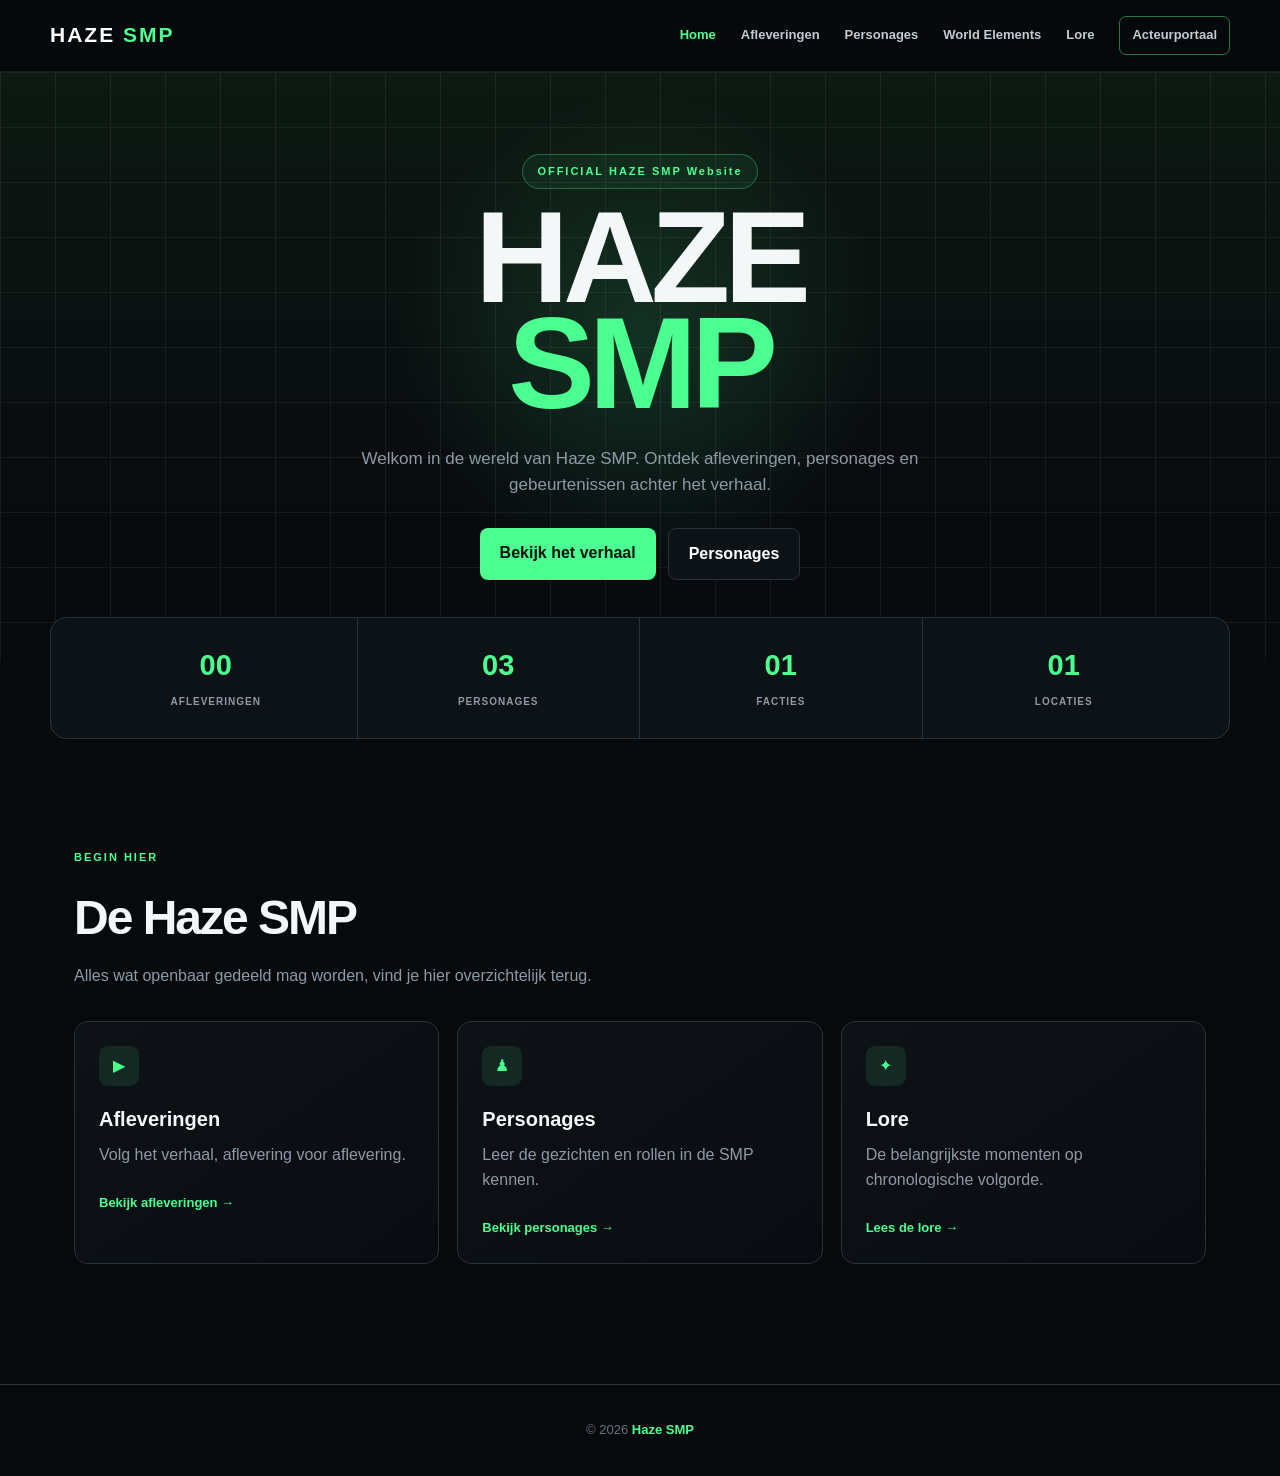
<file: index.html>
<!doctype html>
<html lang="nl">
  <head>
    <meta charset="utf-8">
    <meta name="viewport" content="width=device-width, initial-scale=1">
    <title>Haze SMP — Home</title>
    <link rel="icon" type="image/png" href="favicon.png">
    <link rel="stylesheet" href="styles.css">
  </head>
  <body>
    <header class="site-header">
      <a class="logo" href="https://woutloper.github.io/Hazesmp/">HAZE <span>SMP</span>
      </a>
      <button class="menu-button" aria-label="Menu openen">☰</button>
      <nav class="nav">
        <a class="active" href="https://woutloper.github.io/Hazesmp/">Home</a>
        <a href="afleveringen">Afleveringen</a>
        <a href="personages">Personages</a>
        <a href="elements">World Elements</a>
        <a href="lore">Lore</a>
        <a class="portal-link" href="acteurs">Acteurportaal</a>
      </nav>
    </header>
    <main>
      <section class="hero">
        <div class="grid">
        </div>
        <div class="hero-content">
          <p class="eyebrow">OFFICIAL HAZE SMP Website</p>
          <h1>HAZE<br>
            <span>SMP</span>
          </h1>
          <p class="lead">Welkom in de wereld van Haze SMP. Ontdek afleveringen, personages en gebeurtenissen achter het verhaal.</p>
          <div class="actions">
            <a class="button primary" href="afleveringen">Bekijk het verhaal</a>
            <a class="button secondary" href="personages">Personages</a>
          </div>
        </div>
      </section>
      <section class="stats wrap">
        <div>
          <strong>00</strong>
          <span>Afleveringen</span>
        </div>
        <div>
          <strong>03</strong>
          <span>Personages</span>
        </div>
        <div>
          <strong>01</strong>
          <span>Facties</span>
        </div>
        <div>
          <strong>01</strong>
          <span>Locaties</span>
        </div>
      </section>
      <section class="wrap section">
        <p class="eyebrow">BEGIN HIER</p>
        <h2>De Haze SMP</h2>
        <p class="muted intro">Alles wat openbaar gedeeld mag worden, vind je hier overzichtelijk terug.</p>
        <div class="card-grid">
          <a class="card" href="afleveringen.html">
            <span class="card-icon">▶</span>
            <h3>Afleveringen</h3>
            <p>Volg het verhaal, aflevering voor aflevering.</p>
            <span class="text-link">Bekijk afleveringen →</span>
          </a>
          <a class="card" href="personages.html">
            <span class="card-icon">♟</span>
            <h3>Personages</h3>
            <p>Leer de gezichten en rollen in de SMP kennen.</p>
            <span class="text-link">Bekijk personages →</span>
          </a>
          <a class="card" href="lore.html">
            <span class="card-icon">✦</span>
            <h3>Lore</h3>
            <p>De belangrijkste momenten op chronologische volgorde.</p>
            <span class="text-link">Lees de lore →</span>
          </a>
        </div>
      </section>
    </main>
    <footer>© 2026 <strong>Haze SMP</strong></footer>
    <script src="site.js">
    </script>
  </body>
</html>
</file>
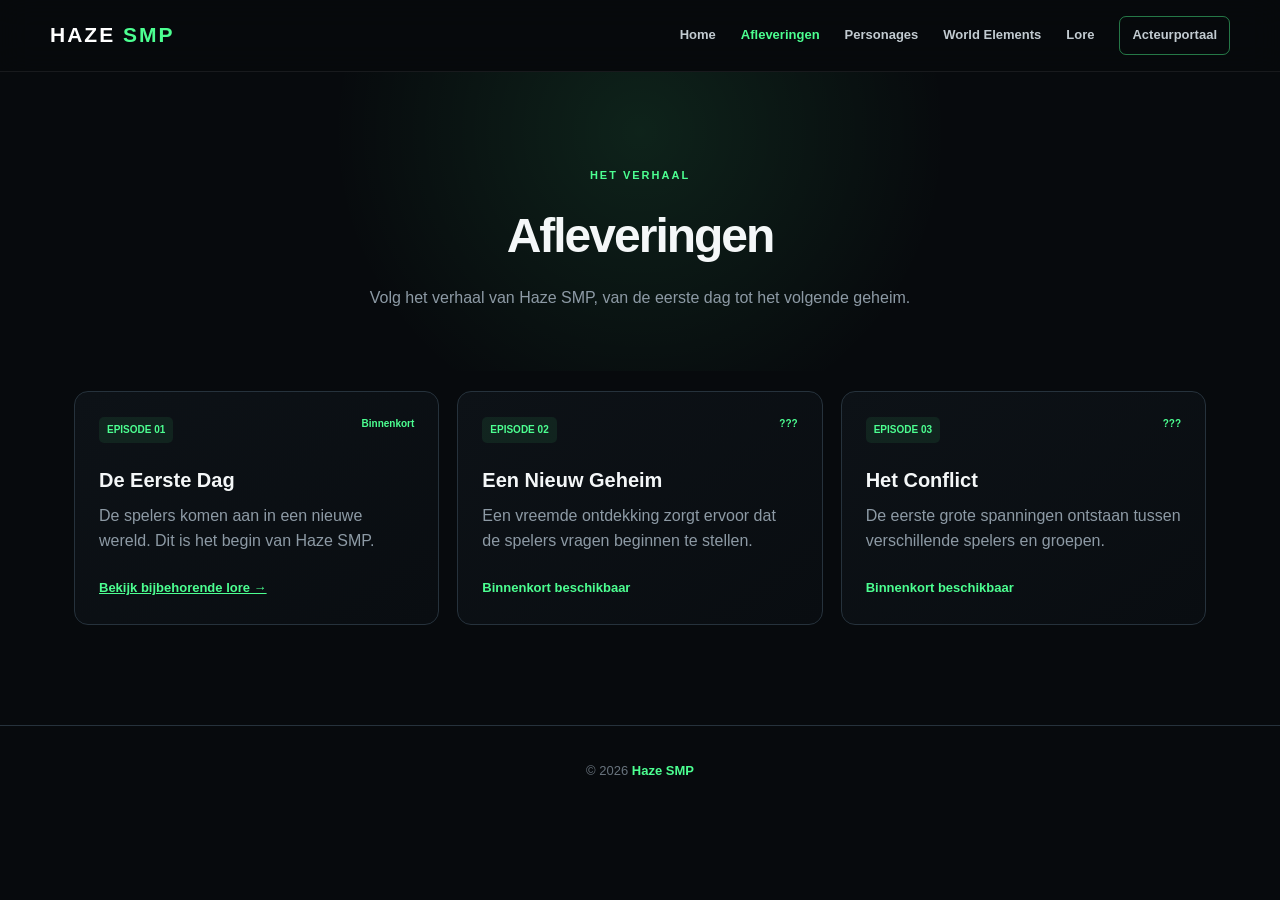
<file: afleveringen.html>
<!doctype html>
<html lang="nl">
  <head>
    <meta charset="utf-8">
    <meta name="viewport" content="width=device-width, initial-scale=1">
    <title>Haze SMP — Afleveringen</title>
    <link rel="icon" type="image/png" href="favicon.png">
    <link rel="stylesheet" href="styles.css">
  </head>
  <body>
    <header class="site-header">
      <a class="logo" href="https://woutloper.github.io/Hazesmp/">HAZE <span>SMP</span>
      </a>
      <button class="menu-button">☰</button>
      <nav class="nav">
        <a href="https://woutloper.github.io/Hazesmp/">Home</a>
        <a class="active" href="afleveringen">Afleveringen</a>
        <a href="personages">Personages</a>
        <a href="elements">World Elements</a>
        <a href="lore">Lore</a>
        <a class="portal-link" href="acteurs">Acteurportaal</a>
      </nav>
    </header>
    <main>
      <section class="page-hero">
        <p class="eyebrow">HET VERHAAL</p>
        <h2>Afleveringen</h2>
        <p class="page-lead">Volg het verhaal van Haze SMP, van de eerste dag tot het volgende geheim.</p>
      </section>
      <section class="content">
        <div class="listing">
          <article class="card">
            <span class="label">EPISODE 01</span>
            <span class="status">Binnenkort</span>
            <h3 style="margin-top:22px">De Eerste Dag</h3>
            <p>De spelers komen aan in een nieuwe wereld. Dit is het begin van Haze SMP.</p>
            <a class="text-link" href="lore.html">Bekijk bijbehorende lore →</a>
          </article>
          <article class="card">
            <span class="label">EPISODE 02</span>
            <span class="status">???</span>
            <h3 style="margin-top:22px">Een Nieuw Geheim</h3>
            <p>Een vreemde ontdekking zorgt ervoor dat de spelers vragen beginnen te stellen.</p>
            <span class="text-link">Binnenkort beschikbaar</span>
          </article>
          <article class="card">
            <span class="label">EPISODE 03</span>
            <span class="status">???</span>
            <h3 style="margin-top:22px">Het Conflict</h3>
            <p>De eerste grote spanningen ontstaan tussen verschillende spelers en groepen.</p>
            <span class="text-link">Binnenkort beschikbaar</span>
          </article>
        </div>
      </section>
    </main>
    <footer>© 2026 <strong>Haze SMP</strong></footer>
    <script src="site.js">
    </script>
  </body>
</html>
</file>
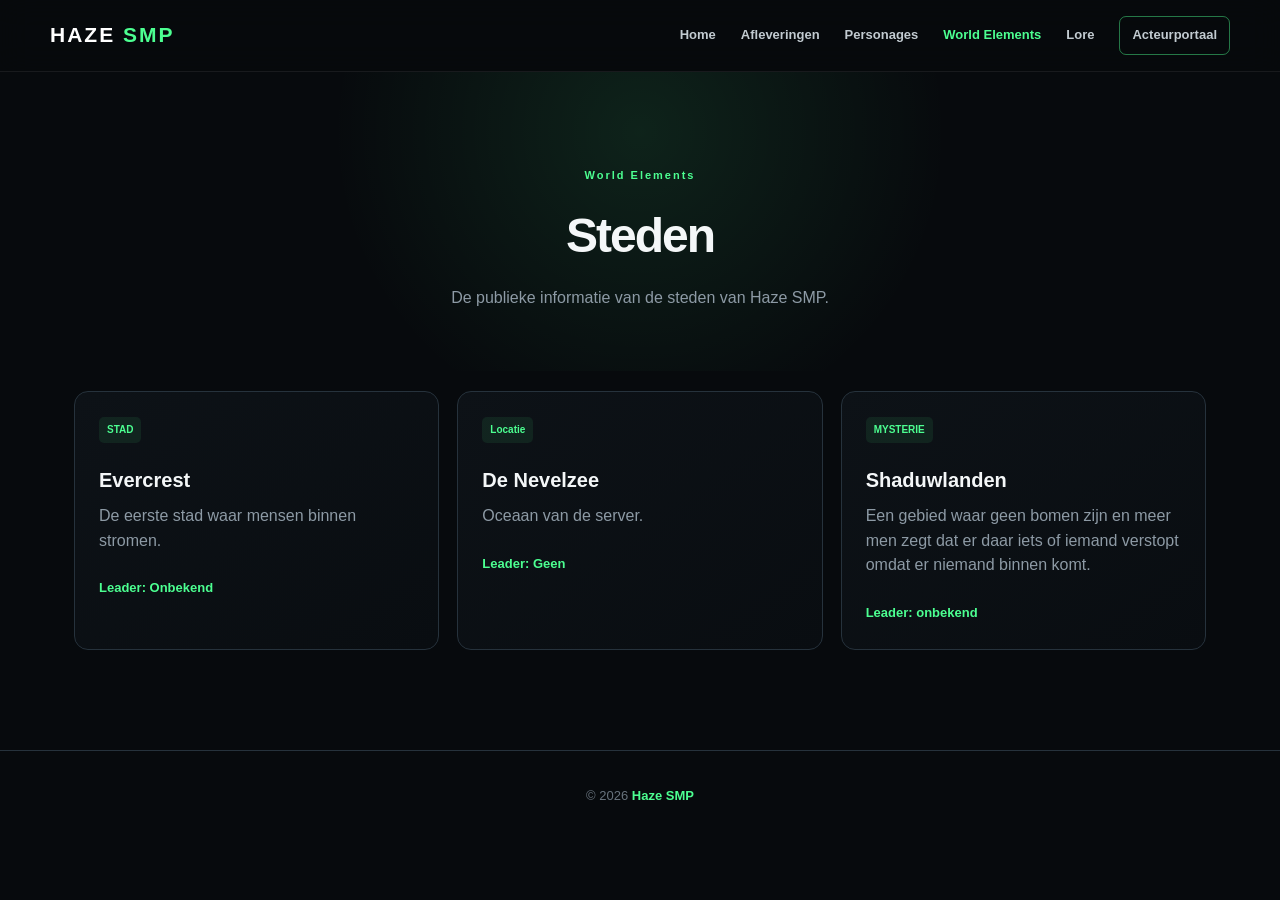
<file: elements.html>
<!doctype html>
<html lang="nl">
  <head>
    <meta charset="utf-8">
    <meta name="viewport" content="width=device-width, initial-scale=1">
    <title>Haze SMP — Personages</title>
    <link rel="stylesheet" href="styles.css">
  </head>
  <body>
    <header class="site-header">
      <a class="logo" href="https://woutloper.github.io/Hazesmp/">HAZE <span>SMP</span>
      </a>
      <button class="menu-button">☰</button>
      <nav class="nav">
        <a href="https://woutloper.github.io/Hazesmp/">Home</a>
        <a href="afleveringen">Afleveringen</a>
        <a href="personages">Personages</a>
        <a class="active" href="elements">World Elements</a>
        <a href="lore">Lore</a>
        <a class="portal-link" href="acteurs">Acteurportaal</a>
      </nav>
    </header>
    <main>
      <section class="page-hero">
        <p class="eyebrow">World Elements</p>
        <h2>Steden</h2>
        <p class="page-lead">De publieke informatie van de steden van Haze SMP.</p>
      </section>
      <section class="content">
        <div class="listing">
          <article class="card">
            <span class="label">STAD</span>
            <h3 style="margin-top:22px">Evercrest</h3>
            <p>De eerste stad waar mensen binnen stromen.</p>
            <span class="text-link">Leader: Onbekend</span>
          </article>
          <article class="card">
            <span class="label">Locatie</span>
            <h3 style="margin-top:22px">De Nevelzee</h3>
            <p>Oceaan van de server.</p>
            <span class="text-link">Leader: Geen</span>
          </article>
          <article class="card">
            <span class="label">MYSTERIE</span>
            <h3 style="margin-top:22px">Shaduwlanden</h3>
            <p>Een gebied waar geen bomen zijn en meer men zegt dat er daar iets of iemand verstopt omdat er niemand binnen komt.</p>
            <span class="text-link">Leader: onbekend</span>
          </article>
        </div>
      </section>
    </main>
    <footer>© 2026 <strong>Haze SMP</strong></footer>
    <script src="site.js">
    </script>
  </body>
</html>
</file>
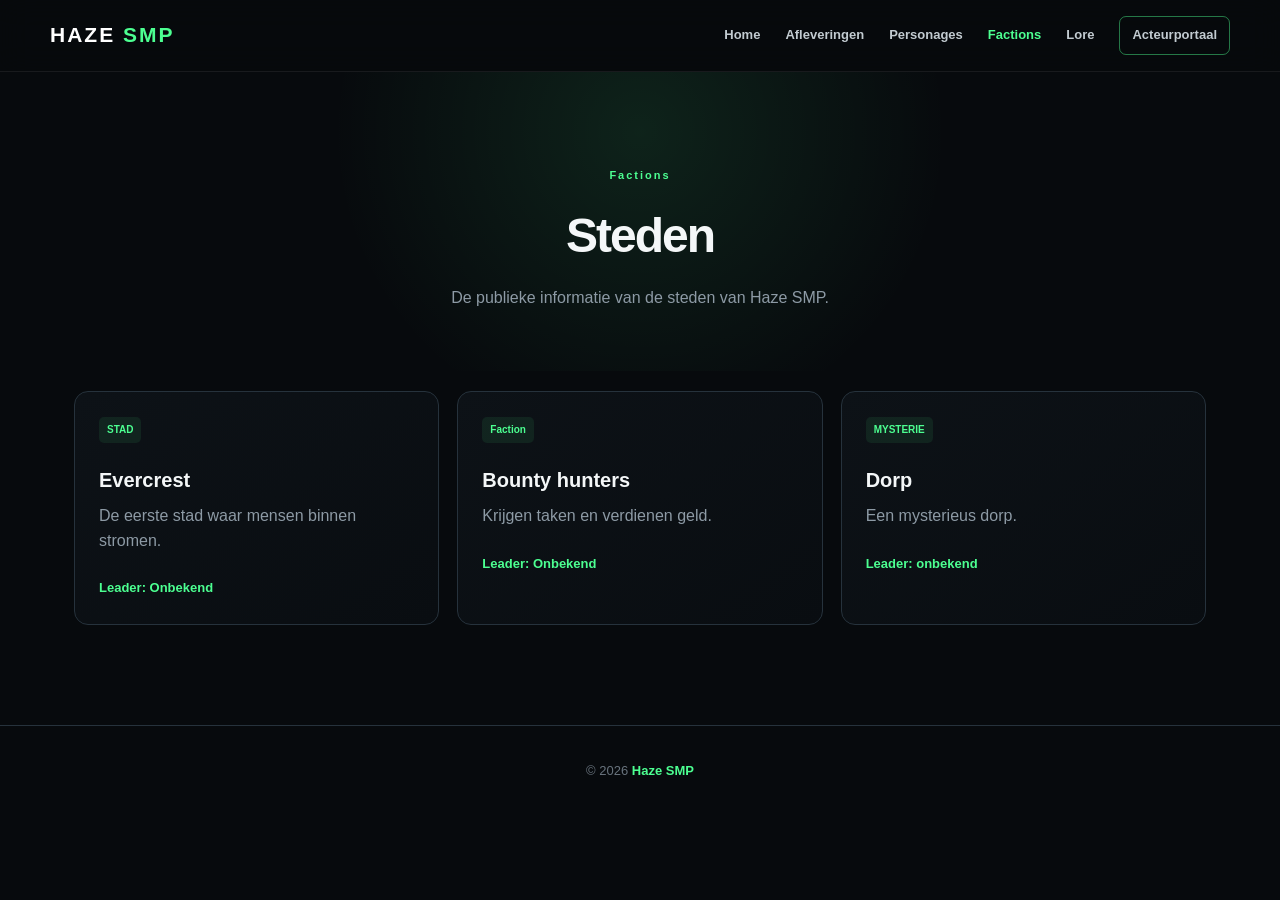
<file: factions.html>
<!doctype html>
<html lang="nl">
  <head>
    <meta charset="utf-8">
    <meta name="viewport" content="width=device-width, initial-scale=1">
    <title>Haze SMP — Personages</title>
    <link rel="stylesheet" href="styles.css">
  </head>
  <body>
    <header class="site-header">
      <a class="logo" href="https://woutloper.github.io/Hazesmp/">HAZE <span>SMP</span>
      </a>
      <button class="menu-button">☰</button>
      <nav class="nav">
        <a href="https://woutloper.github.io/Hazesmp/">Home</a>
        <a href="afleveringen">Afleveringen</a>
        <a href="personages">Personages</a>
        <a class="active" href="factions">Factions</a>
        <a href="lore">Lore</a>
        <a class="portal-link" href="acteurs">Acteurportaal</a>
      </nav>
    </header>
    <main>
      <section class="page-hero">
        <p class="eyebrow">Factions</p>
        <h2>Steden</h2>
        <p class="page-lead">De publieke informatie van de steden van Haze SMP.</p>
      </section>
      <section class="content">
        <div class="listing">
          <article class="card">
            <span class="label">STAD</span>
            <h3 style="margin-top:22px">Evercrest</h3>
            <p>De eerste stad waar mensen binnen stromen.</p>
            <span class="text-link">Leader: Onbekend</span>
          </article>
          <article class="card">
            <span class="label">Faction</span>
            <h3 style="margin-top:22px">Bounty hunters</h3>
            <p>Krijgen taken en verdienen geld.</p>
            <span class="text-link">Leader: Onbekend</span>
          </article>
          <article class="card">
            <span class="label">MYSTERIE</span>
            <h3 style="margin-top:22px">Dorp</h3>
            <p>Een mysterieus dorp.</p>
            <span class="text-link">Leader: onbekend</span>
          </article>
        </div>
      </section>
    </main>
    <footer>© 2026 <strong>Haze SMP</strong></footer>
    <script src="site.js">
    </script>
  </body>
</html>
</file>
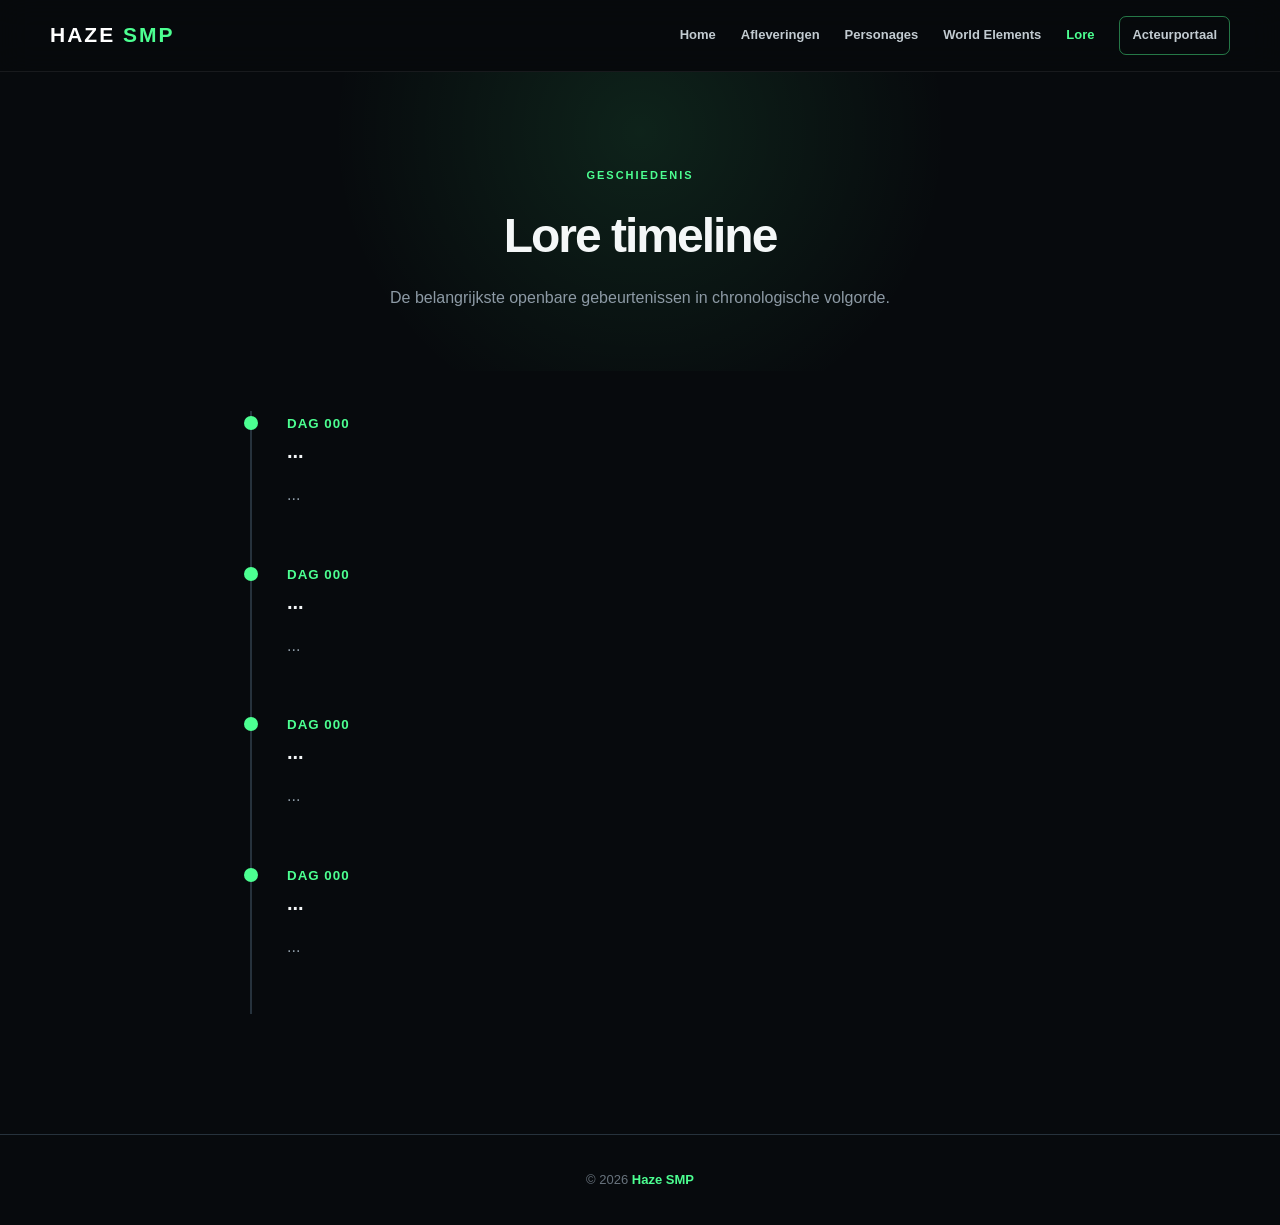
<file: lore.html>
<!doctype html>
<html lang="nl">
  <head>
    <meta charset="utf-8">
    <meta name="viewport" content="width=device-width, initial-scale=1">
    <title>Haze SMP — Lore</title>
    <link rel="icon" type="image/png" href="favicon.png">
    <link rel="stylesheet" href="styles.css">
  </head>
  <body>
    <header class="site-header">
      <a class="logo" href="https://woutloper.github.io/Hazesmp/">HAZE <span>SMP</span>
      </a>
      <button class="menu-button">☰</button>
      <nav class="nav">
        <a href="https://woutloper.github.io/Hazesmp/">Home</a>
        <a href="afleveringen">Afleveringen</a>
        <a href="personages.">Personages</a>
        <a href="elements">World Elements</a>
        <a class="active" href="lore">Lore</a>
        <a class="portal-link" href="acteurs">Acteurportaal</a>
      </nav>
    </header>
    <main>
      <section class="page-hero">
        <p class="eyebrow">GESCHIEDENIS</p>
        <h2>Lore timeline</h2>
        <p class="page-lead">De belangrijkste openbare gebeurtenissen in chronologische volgorde.</p>
      </section>
      <section class="content">
        <div class="timeline">
          <article class="event">
            <small>DAG 000</small>
            <h3>...</h3>
            <p class="muted">...</p>
          </article>
          <article class="event">
            <small>DAG 000</small>
            <h3>...</h3>
            <p class="muted">...</p>
          </article>
          <article class="event">
            <small>DAG 000</small>
            <h3>...</h3>
            <p class="muted">...</p>
          </article>
          <article class="event">
            <small>DAG 000</small>
            <h3>...</h3>
            <p class="muted">...</p>
          </article>
        </div>
      </section>
    </main>
    <footer>© 2026 <strong>Haze SMP</strong></footer>
    <script src="site.js">
    </script>
  </body>
</html>
</file>
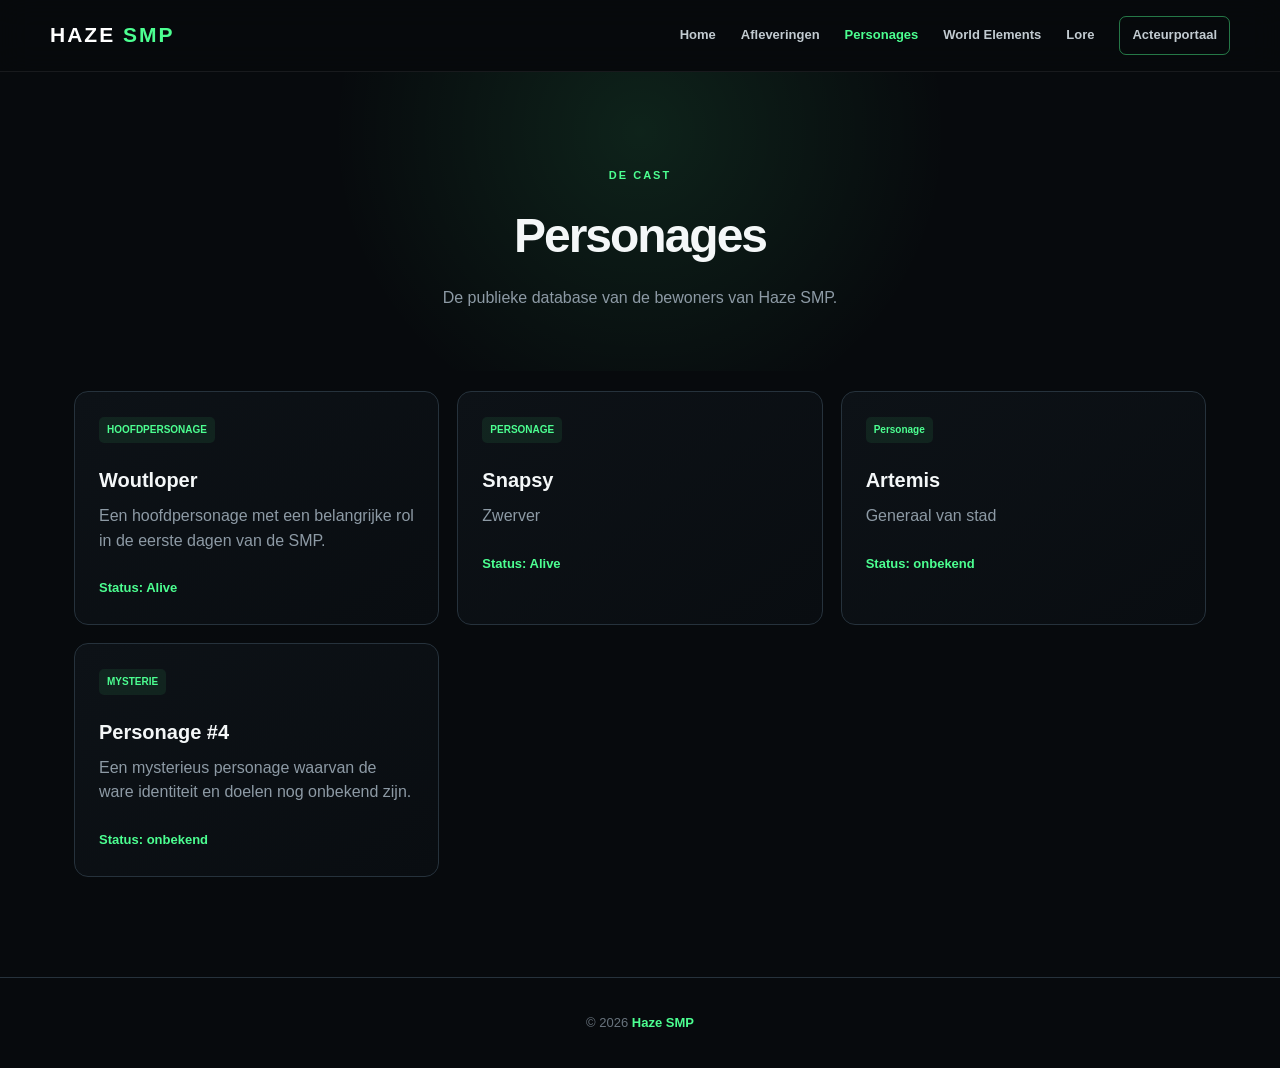
<file: personages.html>
<!doctype html>
<html lang="nl">
  <head>
    <meta charset="utf-8">
    <meta name="viewport" content="width=device-width, initial-scale=1">
    <title>Haze SMP — Personages</title>
    <link rel="icon" type="image/png" href="favicon.png">
    <link rel="stylesheet" href="styles.css">
  </head>
  <body>
    <header class="site-header">
      <a class="logo" href="https://woutloper.github.io/Hazesmp/">HAZE <span>SMP</span>
      </a>
      <button class="menu-button">☰</button>
      <nav class="nav">
        <a href="https://woutloper.github.io/Hazesmp/">Home</a>
        <a href="afleveringen">Afleveringen</a>
        <a class="active" href="personages">Personages</a>
        <a href="elements">World Elements</a>
        <a href="lore">Lore</a>
        <a class="portal-link" href="acteurs">Acteurportaal</a>
      </nav>
    </header>
    <main>
      <section class="page-hero">
        <p class="eyebrow">DE CAST</p>
        <h2>Personages</h2>
        <p class="page-lead">De publieke database van de bewoners van Haze SMP.</p>
      </section>
      <section class="content">
        <div class="listing">
          <article class="card">
            <span class="label">HOOFDPERSONAGE</span>
            <h3 style="margin-top:22px">Woutloper</h3>
            <p>Een hoofdpersonage met een belangrijke rol in de eerste dagen van de SMP.</p>
            <span class="text-link">Status: Alive</span>
          </article>
          <article class="card">
            <span class="label">PERSONAGE</span>
            <h3 style="margin-top:22px">Snapsy</h3>
            <p>Zwerver</p>
            <span class="text-link">Status: Alive</span>
          </article>
          <article class="card">
            <span class="label">Personage</span>
            <h3 style="margin-top:22px">Artemis</h3>
            <p>Generaal van stad</p>
            <span class="text-link">Status: onbekend</span>
          </article>
          </article>
          <article class="card">
            <span class="label">MYSTERIE</span>
            <h3 style="margin-top:22px">Personage #4</h3>
            <p>Een mysterieus personage waarvan de ware identiteit en doelen nog onbekend zijn.</p>
            <span class="text-link">Status: onbekend</span>
          </article>
        </div>
      </section>
    </main>
    <footer>© 2026 <strong>Haze SMP</strong></footer>
    <script src="site.js">
    </script>
  </body>
</html>
</file>
<file: styles.css>
:root{--bg:#070a0d;--panel:#0d1217;--panel2:#111820;--border:#26323c;--text:#f4f7f8;--muted:#8d9aa5;--green:#4cff91;--red:#ff6871}*{box-sizing:border-box}body{margin:0;background:var(--bg);color:var(--text);font:16px Arial,Helvetica,sans-serif;line-height:1.55}.site-header{height:72px;padding:0 max(24px,calc((100% - 1180px)/2));display:flex;align-items:center;justify-content:space-between;position:sticky;top:0;z-index:10;background:rgba(7,10,13,.92);backdrop-filter:blur(15px);border-bottom:1px solid rgba(255,255,255,.07)}.logo{color:#fff;text-decoration:none;font-size:21px;font-weight:900;letter-spacing:2px}.logo span,.text-link{color:var(--green)}.nav{display:flex;align-items:center;gap:25px}.nav a{color:#c2cbd1;text-decoration:none;font-size:13px;font-weight:bold}.nav a:hover,.nav a.active{color:var(--green)}.portal-link{border:1px solid rgba(76,255,145,.45);padding:8px 12px;border-radius:7px}.menu-button{display:none;background:transparent;color:#fff;border:0;font-size:25px}.hero{min-height:590px;display:grid;place-items:center;text-align:center;position:relative;overflow:hidden;padding:70px 24px;background:radial-gradient(circle at 50% 45%,rgba(76,255,145,.14),transparent 34%),linear-gradient(#0d1912,#080b0f 70%,var(--bg))}.grid{position:absolute;inset:0;opacity:.06;background-image:linear-gradient(#fff 1px,transparent 1px),linear-gradient(90deg,#fff 1px,transparent 1px);background-size:55px 55px}.hero-content{max-width:820px;position:relative}.eyebrow{display:inline-block;margin:0 0 15px;color:var(--green);font-size:11px;font-weight:900;letter-spacing:2px}.hero .eyebrow{padding:8px 14px;border:1px solid rgba(76,255,145,.3);border-radius:99px;background:rgba(76,255,145,.06)}h1{margin:0;font-size:clamp(62px,12vw,130px);line-height:.82;letter-spacing:-6px}h1 span{color:var(--green)}h2{font-size:clamp(34px,5vw,48px);margin:0;letter-spacing:-2px}h3{margin:0 0 8px;font-size:20px}.lead{max-width:650px;margin:29px auto;color:var(--muted);font-size:17px}.actions{display:flex;justify-content:center;gap:12px;flex-wrap:wrap}.button{padding:13px 20px;border-radius:8px;text-decoration:none;font-weight:bold}.primary{background:var(--green);color:#061108}.secondary{color:#fff;border:1px solid var(--border);background:var(--panel)}.wrap{max-width:1180px;margin-inline:auto;padding-inline:24px}.stats{margin-top:-45px;position:relative;display:grid;grid-template-columns:repeat(4,1fr);border:1px solid var(--border);border-radius:16px;background:var(--panel);overflow:hidden}.stats div{text-align:center;padding:25px 10px;border-right:1px solid var(--border)}.stats div:last-child{border:0}.stats strong{display:block;color:var(--green);font-size:29px}.stats span{font-size:10px;color:var(--muted);font-weight:bold;letter-spacing:1px;text-transform:uppercase}.section{padding-top:105px;padding-bottom:40px}.intro{margin:9px 0 32px}.muted,.card p,.page-lead{color:var(--muted)}.card-grid,.listing{display:grid;grid-template-columns:repeat(3,1fr);gap:18px}.card{display:block;color:inherit;text-decoration:none;padding:24px;border:1px solid var(--border);border-radius:14px;background:linear-gradient(145deg,var(--panel),#090d11);transition:.2s}.card:hover{transform:translateY(-4px);border-color:rgba(76,255,145,.5)}.card p{margin:0 0 22px}.card-icon{display:grid;place-items:center;width:40px;height:40px;margin-bottom:18px;border-radius:9px;color:var(--green);background:rgba(76,255,145,.1)}.text-link{font-size:13px;font-weight:bold}footer{border-top:1px solid var(--border);margin-top:80px;padding:35px 24px;text-align:center;color:#68737d;font-size:13px}footer strong{color:var(--green)}.page-hero{padding:90px 24px 60px;text-align:center;background:radial-gradient(circle at 50% 20%,rgba(76,255,145,.1),transparent 45%)}.page-lead{max-width:630px;margin:13px auto 0}.content{max-width:1180px;margin:auto;padding:20px 24px}.listing .card{min-height:225px}.label{display:inline-block;padding:5px 8px;color:var(--green);background:rgba(76,255,145,.08);font-size:10px;font-weight:bold;border-radius:5px}.status{float:right;font-size:10px;color:var(--green);font-weight:bold}.timeline{max-width:780px;margin:20px auto;border-left:2px solid var(--border);padding-left:35px}.event{position:relative;padding-bottom:38px}.event:before{content:'';position:absolute;width:14px;height:14px;border-radius:50%;background:var(--green);left:-43px;top:5px}.event small{color:var(--green);font-weight:bold;letter-spacing:1px}.private-note{max-width:700px;margin:0 auto 30px;padding:16px 18px;border-radius:10px;border:1px solid rgba(255,104,113,.3);background:rgba(255,104,113,.06)}.login-box,.dashboard{max-width:520px;margin:25px auto;padding:30px;border:1px solid var(--border);border-radius:16px;background:var(--panel)}label{display:block;margin:16px 0 6px;font-weight:bold;font-size:13px}input{width:100%;padding:13px;border:1px solid var(--border);border-radius:8px;background:#070a0d;color:#fff;font:inherit}.submit{width:100%;margin-top:22px;border:0;cursor:pointer}.error{min-height:20px;margin:12px 0 0;color:var(--red);font-size:13px}.dashboard{max-width:900px}.dashboard[hidden],.login-box[hidden]{display:none}.dashboard-grid{display:grid;grid-template-columns:repeat(2,1fr);gap:14px;margin-top:22px}.dashboard-item{padding:18px;border-radius:10px;background:var(--panel2);border:1px solid var(--border)}.logout{margin-top:22px;background:transparent;color:#d7dfe3;border:1px solid var(--border);cursor:pointer}@media(max-width:720px){.menu-button{display:block}.nav{display:none;position:absolute;top:72px;left:0;width:100%;padding:18px;flex-direction:column;background:#090d11;border-bottom:1px solid var(--border)}.nav.open{display:flex}.stats{grid-template-columns:repeat(2,1fr)}.stats div:nth-child(2){border-right:0}.stats div:nth-child(-n+2){border-bottom:1px solid var(--border)}.card-grid,.listing,.dashboard-grid{grid-template-columns:1fr}.site-header{padding-inline:20px}}
</file>
